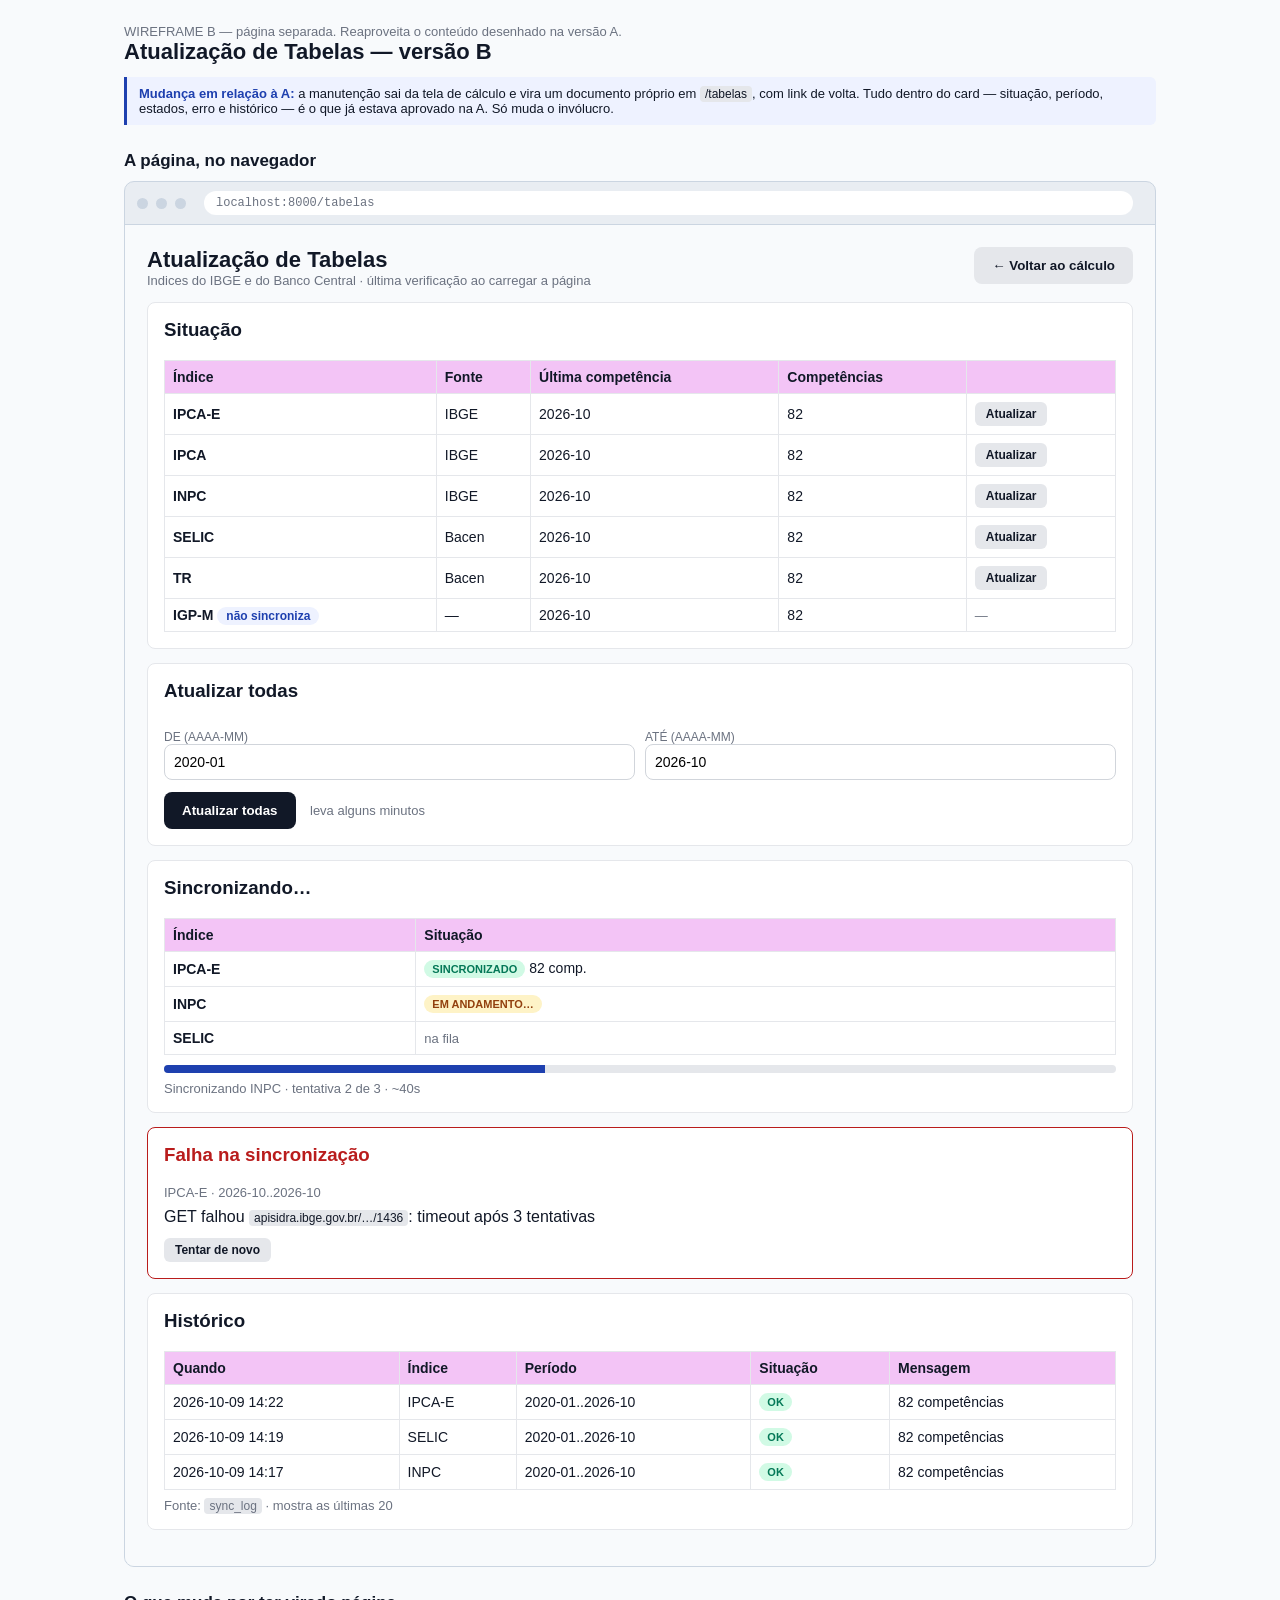
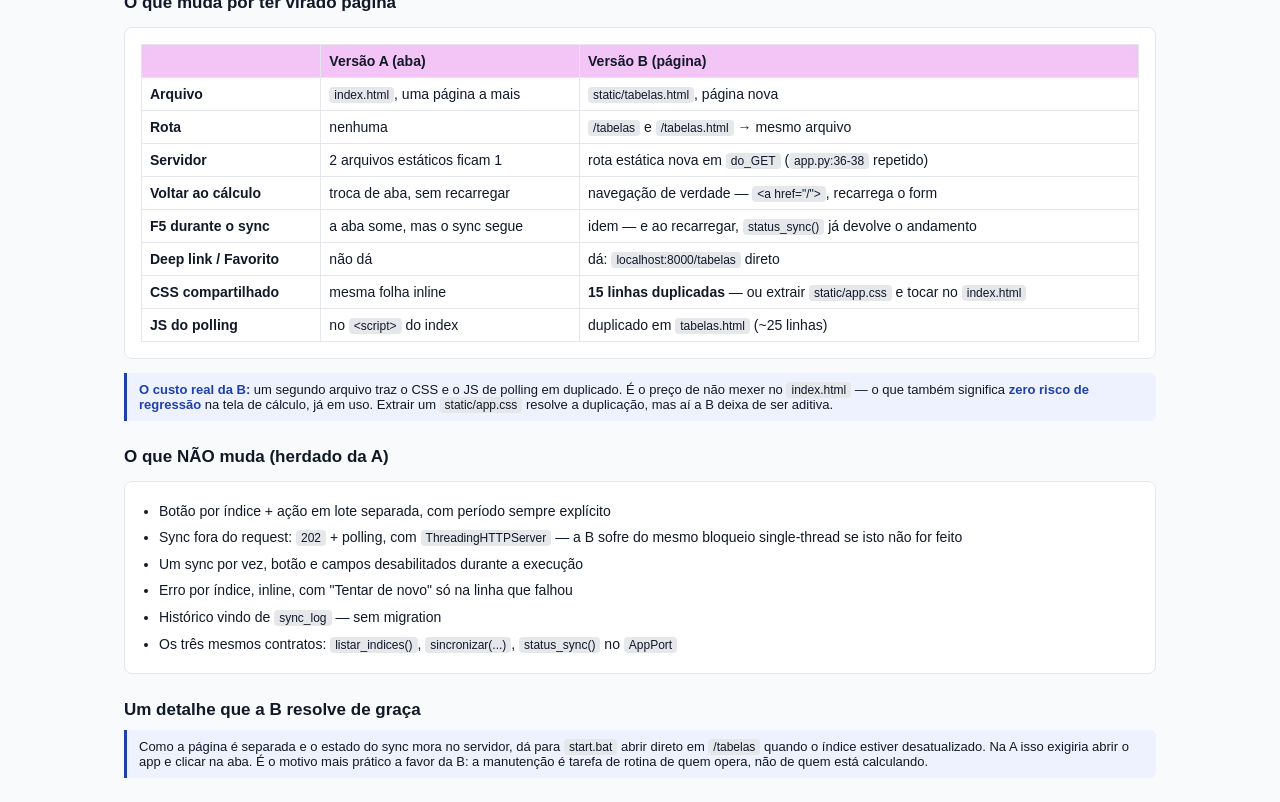
<file: docs/wireframe-tabelas-b.html>
<!DOCTYPE html>
<html lang="pt-BR">
<head>
<meta charset="UTF-8">
<meta name="viewport" content="width=device-width, initial-scale=1.0">
<title>Wireframe B — Página de Atualização de Tabelas</title>
<style>
:root{--bg:#F8FAFC;--ink:#111827;--muted:#6B7280;--accent:#1E40AF;--ok:#047857;--danger:#B91C1C;--card:#fff}
*{box-sizing:border-box;font-family:Inter,Arial,sans-serif}
body{background:var(--bg);color:var(--ink);margin:0;padding:24px;max-width:1080px;margin:auto}
h1{font-size:22px;margin:0}.muted{color:var(--muted);font-size:13px}
.card{background:var(--card);border:1px solid #e5e7eb;border-radius:8px;padding:16px;margin:14px 0}
label{font-size:12px;color:var(--muted);text-transform:uppercase;display:block;margin-top:10px}
input{width:100%;padding:9px;border:1px solid #d1d5db;border-radius:8px;font-size:14px}
.row{display:flex;gap:10px}.row>div{flex:1}
button{background:var(--ink);color:#fff;border:0;border-radius:8px;padding:11px 18px;font-weight:bold;cursor:pointer;margin-top:12px}
button.sec{background:#e5e7eb;color:var(--ink)}
table{width:100%;border-collapse:collapse;font-size:14px}th,td{border:1px solid #e5e7eb;padding:8px;text-align:left}th{background:#f3c4f6}
.tag{display:inline-block;font-size:11px;font-weight:bold;padding:3px 8px;border-radius:99px;text-transform:uppercase}
.tag.ok{background:#d1fae5;color:var(--ok)}.tag.warn{background:#fef3c7;color:#92400e}
.pill{background:#eef2ff;color:var(--accent);border-radius:99px;padding:2px 9px;font-size:12px;font-weight:bold}
.mini{padding:5px 11px;font-size:12px;margin:0;border-radius:6px}
.bar{height:8px;background:#e5e7eb;border-radius:4px;overflow:hidden;margin-top:10px}
.bar div{height:100%;background:var(--accent);width:40%}
.note{border-left:3px solid var(--accent);background:#eef2ff;padding:9px 12px;margin:10px 0 0;font-size:13px;border-radius:0 6px 6px 0}
.note b{color:var(--accent)}
code{background:#e5e7eb;padding:1px 5px;border-radius:4px;font-size:12px}
h2.sec{font-size:17px;margin:26px 0 6px}

/* ---- moldura de navegador (wireframe) ---- */
.chrome{background:#e9edf2;border:1px solid #cbd5e1;border-radius:10px;overflow:hidden;margin:10px 0 18px}
.bar-top{display:flex;align-items:center;gap:8px;padding:9px 12px;border-bottom:1px solid #cbd5e1}
.dot{width:11px;height:11px;border-radius:50%;background:#cbd5e1}
.url{flex:1;background:#fff;border-radius:99px;padding:5px 12px;font-size:12px;color:var(--muted);
     font-family:Consolas,monospace;margin:0 10px}
.viewport{background:var(--bg);padding:22px}
</style>
</head>
<body>

<div class="muted">WIREFRAME B — página separada. Reaproveita o conteúdo desenhado na versão A.</div>
<h1>Atualização de Tabelas — versão B</h1>
<div class="note" style="margin-top:12px"><b>Mudança em relação à A:</b> a manutenção sai da tela de cálculo e vira um documento próprio em <code>/tabelas</code>, com link de volta. Tudo dentro do card — situação, período, estados, erro e histórico — é o que já estava aprovado na A. Só muda o invólucro.</div>

<h2 class="sec">A página, no navegador</h2>
<div class="chrome">
  <div class="bar-top">
    <span class="dot"></span><span class="dot"></span><span class="dot"></span>
    <span class="url">localhost:8000/tabelas</span>
  </div>
  <div class="viewport">

    <div style="display:flex;justify-content:space-between;align-items:flex-start;gap:16px">
      <div>
        <h1>Atualização de Tabelas</h1>
        <div class="muted">Indices do IBGE e do Banco Central · última verificação ao carregar a página</div>
      </div>
      <button class="sec" style="margin-top:0">← Voltar ao cálculo</button>
    </div>

    <!-- ===== igual à A ===== -->
    <div class="card">
      <h3 style="margin-top:0">Situação</h3>
      <table>
        <thead><tr><th>Índice</th><th>Fonte</th><th>Última competência</th><th>Competências</th><th></th></tr></thead>
        <tbody>
          <tr><td><b>IPCA-E</b></td><td>IBGE</td><td>2026-10</td><td>82</td><td><button class="sec mini">Atualizar</button></td></tr>
          <tr><td><b>IPCA</b></td><td>IBGE</td><td>2026-10</td><td>82</td><td><button class="sec mini">Atualizar</button></td></tr>
          <tr><td><b>INPC</b></td><td>IBGE</td><td>2026-10</td><td>82</td><td><button class="sec mini">Atualizar</button></td></tr>
          <tr><td><b>SELIC</b></td><td>Bacen</td><td>2026-10</td><td>82</td><td><button class="sec mini">Atualizar</button></td></tr>
          <tr><td><b>TR</b></td><td>Bacen</td><td>2026-10</td><td>82</td><td><button class="sec mini">Atualizar</button></td></tr>
          <tr><td><b>IGP-M</b> <span class="pill">não sincroniza</span></td><td>—</td><td>2026-10</td><td>82</td><td><span class="muted">—</span></td></tr>
        </tbody>
      </table>
    </div>

    <div class="card">
      <h3 style="margin-top:0">Atualizar todas</h3>
      <div class="row">
        <div><label>De (AAAA-MM)</label><input value="2020-01"></div>
        <div><label>Até (AAAA-MM)</label><input value="2026-10"></div>
      </div>
      <button>Atualizar todas</button>
      <span class="muted" style="margin-left:10px">leva alguns minutos</span>
    </div>

    <!-- ===== estado em andamento, idem A ===== -->
    <div class="card">
      <h3 style="margin-top:0">Sincronizando…</h3>
      <table>
        <thead><tr><th>Índice</th><th>Situação</th></tr></thead>
        <tbody>
          <tr><td><b>IPCA-E</b></td><td><span class="tag ok">sincronizado</span> 82 comp.</td></tr>
          <tr><td><b>INPC</b></td><td><span class="tag warn">em andamento…</span></td></tr>
          <tr><td><b>SELIC</b></td><td><span class="muted">na fila</span></td></tr>
        </tbody>
      </table>
      <div class="bar"><div></div></div>
      <div class="muted" style="margin-top:8px">Sincronizando INPC · tentativa 2 de 3 · ~40s</div>
    </div>

    <div class="card" style="border-color:var(--danger)">
      <h3 style="margin-top:0;color:var(--danger)">Falha na sincronização</h3>
      <div class="muted">IPCA-E · 2026-10..2026-10</div>
      <div style="margin-top:8px">GET falhou <code>apisidra.ibge.gov.br/…/1436</code>: timeout após 3 tentativas</div>
      <button class="sec mini" style="margin-top:12px">Tentar de novo</button>
    </div>

    <div class="card">
      <h3 style="margin-top:0">Histórico</h3>
      <table>
        <thead><tr><th>Quando</th><th>Índice</th><th>Período</th><th>Situação</th><th>Mensagem</th></tr></thead>
        <tbody>
          <tr><td>2026-10-09 14:22</td><td>IPCA-E</td><td>2020-01..2026-10</td><td><span class="tag ok">OK</span></td><td>82 competências</td></tr>
          <tr><td>2026-10-09 14:19</td><td>SELIC</td><td>2020-01..2026-10</td><td><span class="tag ok">OK</span></td><td>82 competências</td></tr>
          <tr><td>2026-10-09 14:17</td><td>INPC</td><td>2020-01..2026-10</td><td><span class="tag ok">OK</span></td><td>82 competências</td></tr>
        </tbody>
      </table>
      <div class="muted" style="margin-top:8px">Fonte: <code>sync_log</code> · mostra as últimas 20</div>
    </div>

  </div>
</div>

<h2 class="sec">O que muda por ter virado página</h2>
<div class="card">
<table>
  <thead><tr><th></th><th>Versão A (aba)</th><th>Versão B (página)</th></tr></thead>
  <tbody>
    <tr><td><b>Arquivo</b></td><td><code>index.html</code>, uma página a mais</td><td><code>static/tabelas.html</code>, página nova</td></tr>
    <tr><td><b>Rota</b></td><td>nenhuma</td><td><code>/tabelas</code> e <code>/tabelas.html</code> → mesmo arquivo</td></tr>
    <tr><td><b>Servidor</b></td><td>2 arquivos estáticos ficam 1</td><td>rota estática nova em <code>do_GET</code> (<code>app.py:36-38</code> repetido)</td></tr>
    <tr><td><b>Voltar ao cálculo</b></td><td>troca de aba, sem recarregar</td><td>navegação de verdade — <code>&lt;a href="/"&gt;</code>, recarrega o form</td></tr>
    <tr><td><b>F5 durante o sync</b></td><td>a aba some, mas o sync segue</td><td>idem — e ao recarregar, <code>status_sync()</code> já devolve o andamento</td></tr>
    <tr><td><b>Deep link / Favorito</b></td><td>não dá</td><td>dá: <code>localhost:8000/tabelas</code> direto</td></tr>
    <tr><td><b>CSS compartilhado</b></td><td>mesma folha inline</td><td><b>15 linhas duplicadas</b> — ou extrair <code>static/app.css</code> e tocar no <code>index.html</code></td></tr>
    <tr><td><b>JS do polling</b></td><td>no <code>&lt;script&gt;</code> do index</td><td>duplicado em <code>tabelas.html</code> (~25 linhas)</td></tr>
  </tbody>
</table>
</div>

<div class="note"><b>O custo real da B:</b> um segundo arquivo traz o CSS e o JS de polling em duplicado. É o preço de não mexer no <code>index.html</code> — o que também significa <b>zero risco de regressão</b> na tela de cálculo, já em uso. Extrair um <code>static/app.css</code> resolve a duplicação, mas aí a B deixa de ser aditiva.</div>

<h2 class="sec">O que NÃO muda (herdado da A)</h2>
<div class="card">
<ul style="font-size:14px;line-height:1.9;margin:0;padding-left:18px">
  <li>Botão por índice + ação em lote separada, com período sempre explícito</li>
  <li>Sync fora do request: <code>202</code> + polling, com <code>ThreadingHTTPServer</code> — a B sofre do mesmo bloqueio single-thread se isto não for feito</li>
  <li>Um sync por vez, botão e campos desabilitados durante a execução</li>
  <li>Erro por índice, inline, com "Tentar de novo" só na linha que falhou</li>
  <li>Histórico vindo de <code>sync_log</code> — sem migration</li>
  <li>Os três mesmos contratos: <code>listar_indices()</code>, <code>sincronizar(...)</code>, <code>status_sync()</code> no <code>AppPort</code></li>
</ul>
</div>

<h2 class="sec">Um detalhe que a B resolve de graça</h2>
<div class="note">Como a página é separada e o estado do sync mora no servidor, dá para <code>start.bat</code> abrir direto em <code>/tabelas</code> quando o índice estiver desatualizado. Na A isso exigiria abrir o app e clicar na aba. É o motivo mais prático a favor da B: a manutenção é tarefa de rotina de quem opera, não de quem está calculando.</div>

</body>
</html>
</file>
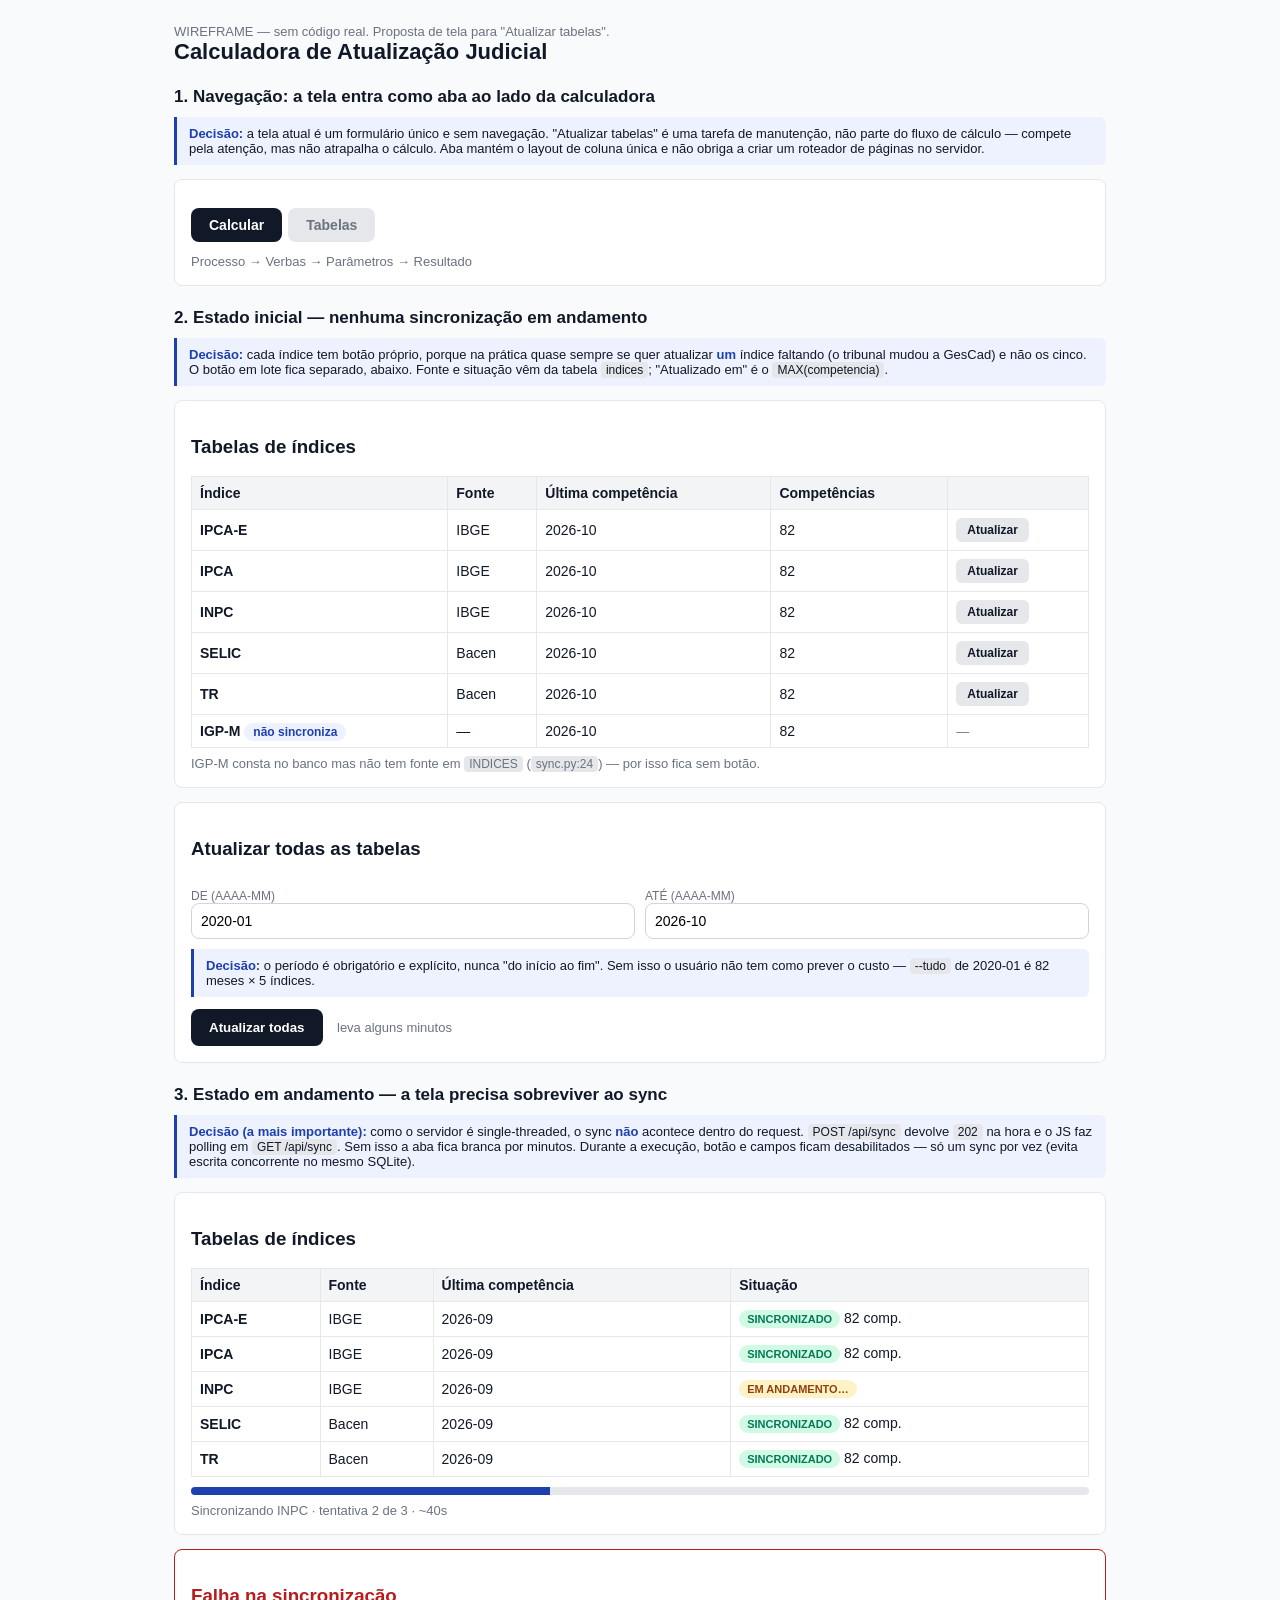
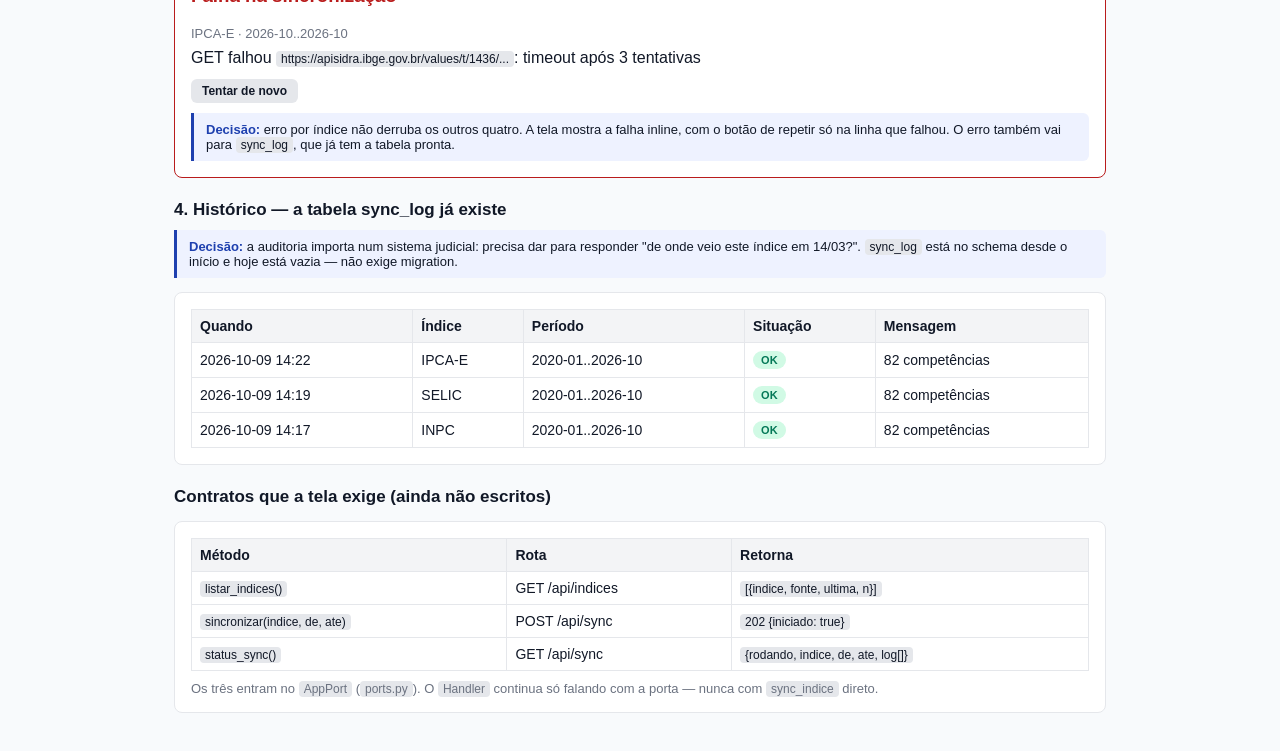
<file: docs/wireframe-tabelas.html>
<!DOCTYPE html>
<html lang="pt-BR">
<head>
<meta charset="UTF-8">
<meta name="viewport" content="width=device-width, initial-scale=1.0">
<title>Wireframe — Atualizar Tabelas</title>
<style>
/* Mesmas variáveis de frontend/static/index.html, para o wireframe ler como a tela real */
:root{--bg:#F8FAFC;--ink:#111827;--muted:#6B7280;--accent:#1E40AF;--ok:#047857;--danger:#B91C1C;--card:#fff}
*{box-sizing:border-box;font-family:Inter,Arial,sans-serif}
body{background:var(--bg);color:var(--ink);margin:0;padding:24px;max-width:980px;margin:auto}
h1{font-size:22px;margin:0}.muted{color:var(--muted);font-size:13px}
.card{background:var(--card);border:1px solid #e5e7eb;border-radius:8px;padding:16px;margin:14px 0}
label{font-size:12px;color:var(--muted);text-transform:uppercase;display:block;margin-top:10px}
input,select{width:100%;padding:9px;border:1px solid #d1d5db;border-radius:8px;font-size:14px}
.row{display:flex;gap:10px}.row>div{flex:1}
button{background:var(--ink);color:#fff;border:0;border-radius:8px;padding:11px 18px;font-weight:bold;cursor:pointer;margin-top:12px}
button.sec{background:#e5e7eb;color:var(--ink)}
table{width:100%;border-collapse:collapse;font-size:14px}th,td{border:1px solid #e5e7eb;padding:8px;text-align:left}th{background:#f3f4f6}

/* ---- wireframe-only ---- */
.tabs{display:flex;gap:6px;margin:12px 0}
.tabs span{padding:9px 18px;border-radius:8px;font-size:14px;font-weight:bold;color:var(--muted);background:#e5e7eb}
.tabs span.on{background:var(--ink);color:#fff}
.tag{display:inline-block;font-size:11px;font-weight:bold;padding:3px 8px;border-radius:99px;text-transform:uppercase}
.tag.ok{background:#d1fae5;color:var(--ok)}.tag.warn{background:#fef3c7;color:#92400e}
.pill{background:#eef2ff;color:var(--accent);border-radius:99px;padding:2px 9px;font-size:12px;font-weight:bold}
.mini{padding:5px 11px;font-size:12px;margin:0;border-radius:6px}
.bar{height:8px;background:#e5e7eb;border-radius:4px;overflow:hidden;margin-top:10px}
.bar div{height:100%;background:var(--accent);width:40%}
.note{border-left:3px solid var(--accent);background:#eef2ff;padding:9px 12px;margin:10px 0 0;font-size:13px;border-radius:0 6px 6px 0}
.note b{color:var(--accent)}
.estado{margin-top:34px;padding-top:18px;border-top:2px dashed #cbd5e1}
h2.sec{font-size:17px;margin:22px 0 6px}
code{background:#e5e7eb;padding:1px 5px;border-radius:4px;font-size:12px}
</style>
</head>
<body>

<div class="muted">WIREFRAME — sem código real. Proposta de tela para "Atualizar tabelas".</div>
<h1>Calculadora de Atualização Judicial</h1>

<h2 class="sec">1. Navegação: a tela entra como aba ao lado da calculadora</h2>
<div class="note"><b>Decisão:</b> a tela atual é um formulário único e sem navegação. "Atualizar tabelas" é uma tarefa de manutenção, não parte do fluxo de cálculo — compete pela atenção, mas não atrapalha o cálculo. Aba mantém o layout de coluna única e não obriga a criar um roteador de páginas no servidor.</div>

<div class="card">
  <div class="tabs"><span class="on">Calcular</span><span>Tabelas</span></div>
  <div class="muted">Processo → Verbas → Parâmetros → Resultado</div>
</div>

<h2 class="sec">2. Estado inicial — nenhuma sincronização em andamento</h2>
<div class="note"><b>Decisão:</b> cada índice tem botão próprio, porque na prática quase sempre se quer atualizar <b>um</b> índice faltando (o tribunal mudou a GesCad) e não os cinco. O botão em lote fica separado, abaixo. Fonte e situação vêm da tabela <code>indices</code>; "Atualizado em" é o <code>MAX(competencia)</code>.</div>

<div class="card">
  <h3>Tabelas de índices</h3>
  <table>
    <thead><tr><th>Índice</th><th>Fonte</th><th>Última competência</th><th>Competências</th><th></th></tr></thead>
    <tbody>
      <tr><td><b>IPCA-E</b></td><td>IBGE</td><td>2026-10</td><td>82</td><td><button class="sec mini">Atualizar</button></td></tr>
      <tr><td><b>IPCA</b></td><td>IBGE</td><td>2026-10</td><td>82</td><td><button class="sec mini">Atualizar</button></td></tr>
      <tr><td><b>INPC</b></td><td>IBGE</td><td>2026-10</td><td>82</td><td><button class="sec mini">Atualizar</button></td></tr>
      <tr><td><b>SELIC</b></td><td>Bacen</td><td>2026-10</td><td>82</td><td><button class="sec mini">Atualizar</button></td></tr>
      <tr><td><b>TR</b></td><td>Bacen</td><td>2026-10</td><td>82</td><td><button class="sec mini">Atualizar</button></td></tr>
      <tr><td><b>IGP-M</b> <span class="pill">não sincroniza</span></td><td>—</td><td>2026-10</td><td>82</td><td><span class="muted">—</span></td></tr>
    </tbody>
  </table>
  <div class="muted" style="margin-top:8px">IGP-M consta no banco mas não tem fonte em <code>INDICES</code> (<code>sync.py:24</code>) — por isso fica sem botão.</div>
</div>

<div class="card">
  <h3>Atualizar todas as tabelas</h3>
  <div class="row">
    <div><label>De (AAAA-MM)</label><input value="2020-01"></div>
    <div><label>Até (AAAA-MM)</label><input value="2026-10"></div>
  </div>
  <div class="note"><b>Decisão:</b> o período é obrigatório e explícito, nunca "do início ao fim". Sem isso o usuário não tem como prever o custo — <code>--tudo</code> de 2020-01 é 82 meses × 5 índices.</div>
  <button>Atualizar todas</button>
  <span class="muted" style="margin-left:10px">leva alguns minutos</span>
</div>

<h2 class="sec">3. Estado em andamento — a tela precisa sobreviver ao sync</h2>
<div class="note"><b>Decisão (a mais importante):</b> como o servidor é single-threaded, o sync <b>não</b> acontece dentro do request. <code>POST /api/sync</code> devolve <code>202</code> na hora e o JS faz polling em <code>GET /api/sync</code>. Sem isso a aba fica branca por minutos. Durante a execução, botão e campos ficam desabilitados — só um sync por vez (evita escrita concorrente no mesmo SQLite).</div>

<div class="card">
  <h3>Tabelas de índices</h3>
  <table>
    <thead><tr><th>Índice</th><th>Fonte</th><th>Última competência</th><th>Situação</th></tr></thead>
    <tbody>
      <tr><td><b>IPCA-E</b></td><td>IBGE</td><td>2026-09</td><td><span class="tag ok">sincronizado</span> 82 comp.</td></tr>
      <tr><td><b>IPCA</b></td><td>IBGE</td><td>2026-09</td><td><span class="tag ok">sincronizado</span> 82 comp.</td></tr>
      <tr><td><b>INPC</b></td><td>IBGE</td><td>2026-09</td><td><span class="tag warn">em andamento…</span></td></tr>
      <tr><td><b>SELIC</b></td><td>Bacen</td><td>2026-09</td><td><span class="tag ok">sincronizado</span> 82 comp.</td></tr>
      <tr><td><b>TR</b></td><td>Bacen</td><td>2026-09</td><td><span class="tag ok">sincronizado</span> 82 comp.</td></tr>
    </tbody>
  </table>
  <div class="bar"><div></div></div>
  <div class="muted" style="margin-top:8px">Sincronizando INPC · tentativa 2 de 3 · ~40s</div>
</div>

<div class="card" style="border-color:var(--danger)">
  <h3 style="color:var(--danger)">Falha na sincronização</h3>
  <div class="muted">IPCA-E · 2026-10..2026-10</div>
  <div style="margin-top:8px">GET falhou <code>https://apisidra.ibge.gov.br/values/t/1436/...</code>: timeout após 3 tentativas</div>
  <button class="sec mini" style="margin-top:12px">Tentar de novo</button>
  <div class="note"><b>Decisão:</b> erro por índice não derruba os outros quatro. A tela mostra a falha inline, com o botão de repetir só na linha que falhou. O erro também vai para <code>sync_log</code>, que já tem a tabela pronta.</div>
</div>

<h2 class="sec">4. Histórico — a tabela sync_log já existe</h2>
<div class="note"><b>Decisão:</b> a auditoria importa num sistema judicial: precisa dar para responder "de onde veio este índice em 14/03?". <code>sync_log</code> está no schema desde o início e hoje está vazia — não exige migration.</div>

<div class="card">
  <table>
    <thead><tr><th>Quando</th><th>Índice</th><th>Período</th><th>Situação</th><th>Mensagem</th></tr></thead>
    <tbody>
      <tr><td>2026-10-09 14:22</td><td>IPCA-E</td><td>2020-01..2026-10</td><td><span class="tag ok">OK</span></td><td>82 competências</td></tr>
      <tr><td>2026-10-09 14:19</td><td>SELIC</td><td>2020-01..2026-10</td><td><span class="tag ok">OK</span></td><td>82 competências</td></tr>
      <tr><td>2026-10-09 14:17</td><td>INPC</td><td>2020-01..2026-10</td><td><span class="tag ok">OK</span></td><td>82 competências</td></tr>
    </tbody>
  </table>
</div>

<h2 class="sec">Contratos que a tela exige (ainda não escritos)</h2>
<div class="card">
<table>
  <thead><tr><th>Método</th><th>Rota</th><th>Retorna</th></tr></thead>
  <tbody>
    <tr><td><code>listar_indices()</code></td><td>GET /api/indices</td><td><code>[{indice, fonte, ultima, n}]</code></td></tr>
    <tr><td><code>sincronizar(indice, de, ate)</code></td><td>POST /api/sync</td><td><code>202 {iniciado: true}</code></td></tr>
    <tr><td><code>status_sync()</code></td><td>GET /api/sync</td><td><code>{rodando, indice, de, ate, log[]}</code></td></tr>
  </tbody>
</table>
<div class="muted" style="margin-top:10px">Os três entram no <code>AppPort</code> (<code>ports.py</code>). O <code>Handler</code> continua só falando com a porta — nunca com <code>sync_indice</code> direto.</div>
</div>

</body>
</html>
</file>
